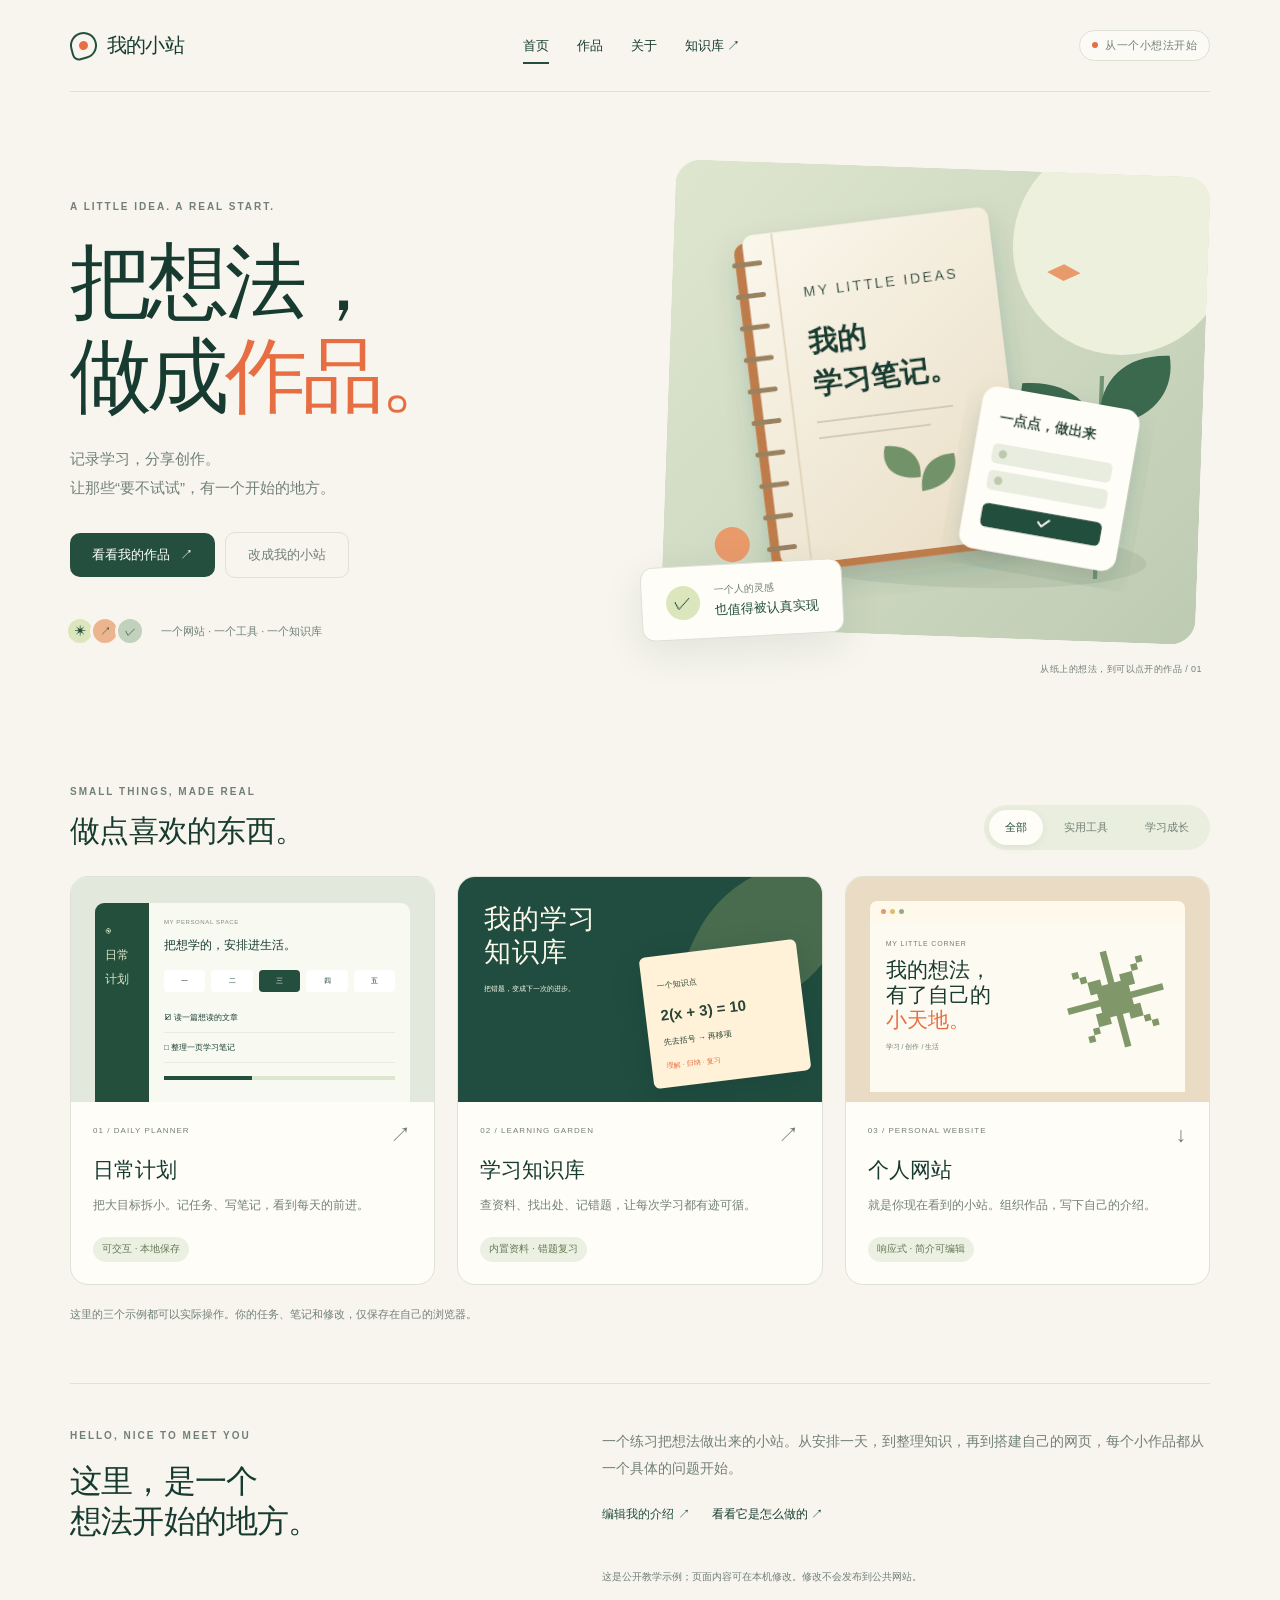
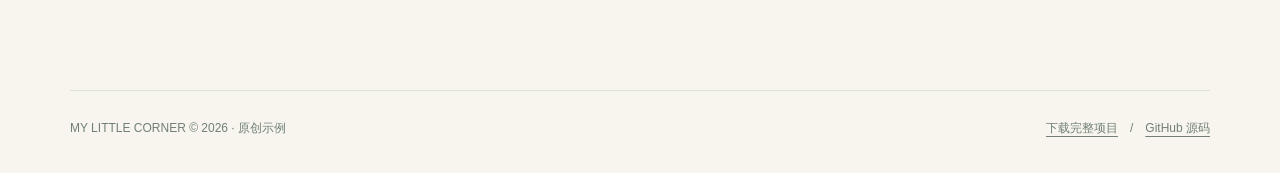
<file: index.html>
<!doctype html>
<html lang="zh-CN">
  <head>
    <meta charset="utf-8" />
    <meta name="viewport" content="width=device-width,initial-scale=1" />
    <meta
      name="description"
      content="三个从想法到作品的原创示例：个人网站、日常计划、学习知识库。无需登录即可体验。"
    />
    <title>我的小站 · 把想法做成作品</title>
    <link rel="icon" href="assets/favicon.svg" type="image/svg+xml" />
    <link rel="stylesheet" href="assets/common.css" />
    <link rel="stylesheet" href="assets/home.css" />
    <script defer src="assets/common.js"></script>
    <script defer src="assets/home.js"></script>
  </head>
  <body>
    <a href="#main" class="skip-link">跳到正文</a>
    <div class="wrap">
      <header class="site-header">
        <a class="wordmark" href="index.html"
          ><span class="mark" aria-hidden="true"></span>我的小站</a
        >
        <nav class="site-nav" aria-label="主导航">
          <a href="index.html" aria-current="page">首页</a
          ><a href="#works">作品</a><a href="#about">关于</a
          ><a href="knowledge/index.html">知识库 ↗</a>
        </nav>
        <span class="pill">从一个小想法开始</span>
      </header>
      <main id="main">
        <section class="hero">
          <div class="hero-copy">
            <div class="eyebrow">A LITTLE IDEA. A REAL START.</div>
            <h1>把想法，<br />做成<span>作品。</span></h1>
            <p id="intro-copy">
              记录学习，分享创作。<br />让那些“要不试试”，有一个开始的地方。
            </p>
            <div class="btn-row">
              <a class="btn" href="#works">看看我的作品 <span>↗</span></a
              ><button class="btn ghost" id="edit-home">改成我的小站</button>
            </div>
            <div class="hero-foot">
              <span class="tiny-faces" aria-hidden="true"
                ><i>✳</i><i>↗</i><i>✓</i></span
              ><span>一个网站 · 一个工具 · 一个知识库</span>
            </div>
          </div>
          <div class="hero-art">
            <img
              src="assets/notebook.svg"
              width="640"
              height="560"
              alt="学习笔记本和已经完成的小任务卡片的原创插画"
            />
            <div class="floating-label">
              <span class="label-check">✓</span>
              <div>一个人的灵感<br /><strong>也值得被认真实现</strong></div>
            </div>
            <span class="art-caption">从纸上的想法，到可以点开的作品 / 01</span>
          </div>
        </section>
        <section id="works" class="works-section">
          <div class="section-title">
            <div>
              <div class="eyebrow">SMALL THINGS, MADE REAL</div>
              <h2>做点喜欢的东西。</h2>
            </div>
            <div class="filter-row" role="group" aria-label="筛选作品">
              <button
                class="filter active"
                data-filter="all"
                aria-pressed="true"
              >
                全部</button
              ><button class="filter" data-filter="tool" aria-pressed="false">
                实用工具</button
              ><button
                class="filter"
                data-filter="learning"
                aria-pressed="false"
              >
                学习成长
              </button>
            </div>
          </div>
          <div class="work-grid">
            <a class="work-card" href="planner/index.html" data-category="tool"
              ><div class="work-visual planner-visual" aria-hidden="true">
                <div class="mini-sidebar">◉<br />日常<br />计划</div>
                <div class="mini-main">
                  <small>MY PERSONAL SPACE</small><b>把想学的，安排进生活。</b>
                  <div class="mini-week">
                    <i>一</i><i>二</i><i class="chosen">三</i><i>四</i><i>五</i>
                  </div>
                  <div class="mini-task">☑ 读一篇想读的文章</div>
                  <div class="mini-task">□ 整理一页学习笔记</div>
                  <div class="mini-bar"><span></span></div>
                </div>
              </div>
              <div class="work-body">
                <div class="work-meta">
                  <span>01 / DAILY PLANNER</span><span>↗</span>
                </div>
                <h3>日常计划</h3>
                <p>把大目标拆小。记任务、写笔记，看到每天的前进。</p>
                <span class="tag">可交互 · 本地保存</span>
              </div></a
            ><a
              class="work-card"
              href="knowledge/index.html"
              data-category="learning"
              ><div class="work-visual knowledge-visual" aria-hidden="true">
                <div class="kb-word">
                  我的学习<br />知识库<span>把错题，变成下一次的进步。</span>
                </div>
                <div class="kb-note">
                  <small>一个知识点</small><b>2(x + 3) = 10</b>
                  <div>先去括号 → 再移项</div>
                  <span>理解 · 归纳 · 复习</span>
                </div>
                <div class="leaf-shape"></div>
              </div>
              <div class="work-body">
                <div class="work-meta">
                  <span>02 / LEARNING GARDEN</span><span>↗</span>
                </div>
                <h3>学习知识库</h3>
                <p>查资料、找出处、记错题，让每次学习都有迹可循。</p>
                <span class="tag">内置资料 · 错题复习</span>
              </div></a
            ><a class="work-card" href="#about" data-category="tool"
              ><div class="work-visual home-visual" aria-hidden="true">
                <div class="browser-line"><i></i><i></i><i></i></div>
                <div class="mini-home">
                  <small>MY LITTLE CORNER</small
                  ><b>我的想法，<br />有了自己的<br /><em>小天地。</em></b
                  ><span>学习 / 创作 / 生活</span>
                </div>
                <div class="home-leaf">✳</div>
              </div>
              <div class="work-body">
                <div class="work-meta">
                  <span>03 / PERSONAL WEBSITE</span><span>↓</span>
                </div>
                <h3>个人网站</h3>
                <p>就是你现在看到的小站。组织作品，写下自己的介绍。</p>
                <span class="tag">响应式 · 简介可编辑</span>
              </div></a
            >
          </div>
          <p class="work-note">
            这里的三个示例都可以实际操作。你的任务、笔记和修改，仅保存在自己的浏览器。
          </p>
        </section>
        <section id="about" class="about-block">
          <div>
            <div class="eyebrow">HELLO, NICE TO MEET YOU</div>
            <h2>这里，是一个<br />想法开始的地方。</h2>
          </div>
          <div>
            <p id="about-copy">
              一个练习把想法做出来的小站。从安排一天，到整理知识，再到搭建自己的网页，每个小作品都从一个具体的问题开始。
            </p>
            <div class="about-links">
              <button id="edit-about" class="text-link">编辑我的介绍 ↗</button
              ><a
                href="https://github.com/StudiousXiaoYu/ai-everyday-lab"
                target="_blank"
                rel="noopener noreferrer"
                >看看它是怎么做的 ↗</a
              >
            </div>
            <p class="local-note">
              这是公开教学示例；页面内容可在本机修改。修改不会发布到公共网站。
            </p>
          </div>
        </section>
      </main>
      <footer class="site-footer">
        <span>MY LITTLE CORNER © <span id="year"></span> · 原创示例</span
        ><span
          ><a
            href="https://github.com/StudiousXiaoYu/ai-everyday-lab/archive/refs/heads/main.zip"
            >下载完整项目</a
          >　/　<a href="https://github.com/StudiousXiaoYu/ai-everyday-lab"
            >GitHub 源码</a
          ></span
        >
      </footer>
    </div>
    <dialog id="profile-dialog">
      <form id="profile-form">
        <div class="dialog-top">
          <h2>把这里，变成你的小站。</h2>
          <button
            type="button"
            class="icon-button"
            data-close="profile-dialog"
            aria-label="关闭"
          >
            ×
          </button>
        </div>
        <p>修改保存在当前浏览器。下载源码后，你也可以直接编辑 HTML。</p>
        <label class="field" for="intro-input">首页简介</label
        ><textarea
          class="input"
          id="intro-input"
          maxlength="180"
          required
        ></textarea
        ><label class="field" for="about-input">关于我的介绍</label
        ><textarea
          class="input"
          id="about-input"
          maxlength="500"
          required
        ></textarea>
        <div class="form-actions">
          <button class="btn ghost" type="button" id="reset-profile">
            恢复示例</button
          ><button class="btn" type="submit">保存到本机</button>
        </div>
      </form>
    </dialog>
  </body>
</html>
</file>
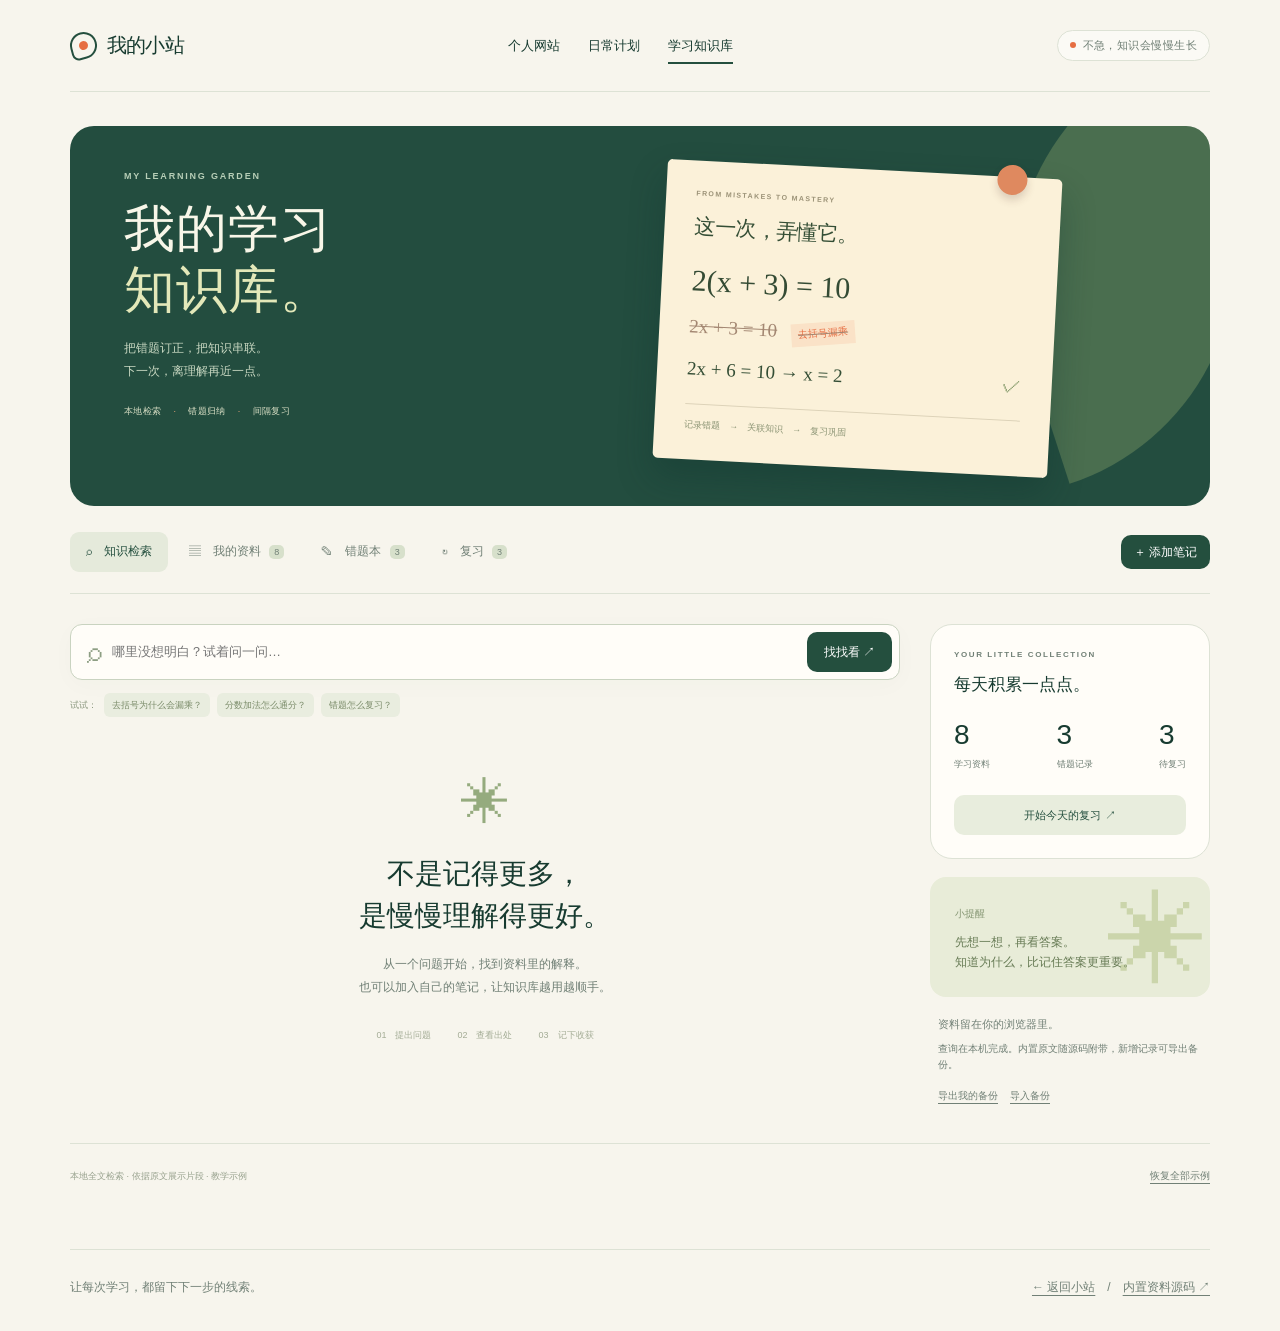
<file: knowledge/index.html>
<!doctype html>
<html lang="zh-CN">
  <head>
    <meta charset="utf-8" />
    <meta name="viewport" content="width=device-width,initial-scale=1" />
    <meta
      name="description"
      content="可离线使用的学习知识库：检索本地资料、记录错题、间隔复习，内置原创 Markdown 学习资料。"
    />
    <title>学习知识库 · 让知识慢慢生长</title>
    <link rel="icon" href="../assets/favicon.svg" type="image/svg+xml" />
    <link rel="stylesheet" href="../assets/common.css" />
    <link rel="stylesheet" href="knowledge.css" />
    <script defer src="../assets/common.js"></script>
    <script defer src="kb-data.js"></script>
    <script defer src="search.js"></script>
    <script defer src="knowledge.js"></script>
  </head>
  <body>
    <a href="#main" class="skip-link">跳到知识库</a>
    <div class="wrap">
      <header class="site-header">
        <a class="wordmark" href="../index.html"
          ><span class="mark" aria-hidden="true"></span>我的小站</a
        >
        <nav class="site-nav" aria-label="示例应用">
          <a href="../index.html">个人网站</a
          ><a href="../planner/index.html">日常计划</a
          ><a href="index.html" aria-current="page">学习知识库</a>
        </nav>
        <span class="pill">不急，知识会慢慢生长</span>
      </header>
      <main id="main">
        <section class="kb-hero">
          <div class="kb-hero-copy">
            <div class="eyebrow">MY LEARNING GARDEN</div>
            <h1>我的学习<br /><span>知识库。</span></h1>
            <p>把错题订正，把知识串联。<br />下一次，离理解再近一点。</p>
            <div class="kb-hero-tags">
              <span>本地检索</span><i>·</i><span>错题归纳</span><i>·</i
              ><span>间隔复习</span>
            </div>
          </div>
          <div class="hero-equation" aria-label="方程错题示例">
            <div class="note-pin" aria-hidden="true"></div>
            <div class="eyebrow">FROM MISTAKES TO MASTERY</div>
            <h2>这一次，弄懂它。</h2>
            <div class="equation">2(x + 3) = 10</div>
            <div class="equation-wrong">
              2x + 3 = 10 <span>去括号漏乘</span>
            </div>
            <div class="equation-right">2x + 6 = 10 → x = 2 <b>✓</b></div>
            <div class="equation-caption">
              记录错题　→　关联知识　→　复习巩固
            </div>
          </div>
          <div class="hero-leaf" aria-hidden="true"></div>
        </section>
        <div class="kb-toolbar">
          <nav class="kb-tabs" aria-label="知识库功能">
            <button data-view="search" aria-current="page">⌕　知识检索</button
            ><button data-view="library">
              ▤　我的资料 <span id="doc-count"></span></button
            ><button data-view="mistakes">
              ✎　错题本 <span id="mistake-count"></span></button
            ><button data-view="review">
              ↻　复习 <span id="review-count"></span>
            </button>
          </nav>
          <button class="btn small" id="new-note">＋ 添加笔记</button>
        </div>
        <section id="view-search" class="view">
          <div class="search-layout">
            <div>
              <form id="search-form" class="search-form">
                <label class="sr-only" for="query">搜索知识库</label
                ><span aria-hidden="true">⌕</span
                ><input
                  id="query"
                  maxlength="200"
                  autocomplete="off"
                  placeholder="哪里没想明白？试着问一问…"
                  required
                /><button class="btn" type="submit">找找看 ↗</button>
              </form>
              <div class="suggestions">
                <span>试试：</span
                ><button data-query="去括号为什么要乘每一项">
                  去括号为什么会漏乘？</button
                ><button data-query="分数加法通分">分数加法怎么通分？</button
                ><button data-query="错题怎么安排复习">错题怎么复习？</button>
              </div>
              <div id="results" aria-live="polite">
                <div class="welcome">
                  <div class="welcome-symbol" aria-hidden="true">✳</div>
                  <h2>不是记得更多，<br />是慢慢理解得更好。</h2>
                  <p>
                    从一个问题开始，找到资料里的解释。<br />也可以加入自己的笔记，让知识库越用越顺手。
                  </p>
                  <div class="welcome-steps">
                    <span>01　提出问题</span><span>02　查看出处</span
                    ><span>03　记下收获</span>
                  </div>
                </div>
              </div>
            </div>
            <aside class="learning-aside">
              <div class="panel">
                <div class="eyebrow">YOUR LITTLE COLLECTION</div>
                <h3>每天积累一点点。</h3>
                <div class="kb-stats">
                  <div><b id="stat-docs">8</b><span>学习资料</span></div>
                  <div><b id="stat-wrongs">3</b><span>错题记录</span></div>
                  <div><b id="stat-due">3</b><span>待复习</span></div>
                </div>
                <button class="btn secondary" id="start-review">
                  开始今天的复习 ↗
                </button>
              </div>
              <div class="aside-note">
                <span>小提醒</span>
                <p>先想一想，再看答案。<br />知道为什么，比记住答案更重要。</p>
                <div class="aside-leaf" aria-hidden="true">✳</div>
              </div>
              <div class="data-info">
                <strong>资料留在你的浏览器里。</strong>
                <p>查询在本机完成。内置原文随源码附带，新增记录可导出备份。</p>
                <button class="text-button" id="export-kb">导出我的备份</button
                ><label
                  class="text-button"
                  tabindex="0"
                  role="button"
                  id="import-backup-label"
                  for="import-kb"
                  >导入备份</label
                ><input
                  type="file"
                  id="import-kb"
                  accept=".json,application/json"
                  hidden
                />
              </div>
            </aside>
          </div>
        </section>
        <section id="view-library" class="view" hidden>
          <div class="section-title">
            <div>
              <div class="eyebrow">BUILD YOUR OWN KNOWLEDGE</div>
              <h2>知识有了自己的位置。</h2>
            </div>
            <div class="btn-row">
              <select
                class="input category-filter"
                id="category-filter"
                aria-label="资料分类"
              >
                <option value="all">全部分类</option></select
              ><label
                class="btn ghost small"
                for="import-files"
                tabindex="0"
                role="button"
                id="import-files-label"
                >导入 Markdown / TXT</label
              ><input
                type="file"
                id="import-files"
                accept=".md,.txt,text/plain,text/markdown"
                multiple
                hidden
              />
            </div>
          </div>
          <div id="document-list" class="document-grid"></div>
        </section>
        <section id="view-mistakes" class="view" hidden>
          <div class="section-title">
            <div>
              <div class="eyebrow">A MISTAKE IS A CLUE</div>
              <h2>错过一次，就多懂一点。</h2>
            </div>
            <button class="btn" id="add-mistake">＋ 记录错题</button>
          </div>
          <div id="mistake-list" class="mistake-grid"></div>
        </section>
        <section id="view-review" class="view" hidden>
          <div class="section-title">
            <div>
              <div class="eyebrow">LITTLE BY LITTLE</div>
              <h2>给记忆，一次回响。</h2>
            </div>
            <span class="muted review-note">先独立回答，再翻看解答。</span>
          </div>
          <div id="review-card"></div>
          <p class="review-method">
            示例采用 1 / 3 / 7 / 14 天复习间隔，答错后回到 1
            天。可按实际学习情况调整。
          </p>
        </section>
        <div class="kb-bottom">
          <span>本地全文检索 · 依据原文展示片段 · 教学示例</span
          ><button id="reset-kb" class="text-button">恢复全部示例</button>
        </div>
      </main>
      <footer class="site-footer">
        <span>让每次学习，都留下下一步的线索。</span
        ><span
          ><a href="../index.html">← 返回小站</a>　/　<a
            href="https://github.com/StudiousXiaoYu/ai-everyday-lab/tree/main/knowledge/materials"
            >内置资料源码 ↗</a
          ></span
        >
      </footer>
    </div>
    <dialog id="reader-dialog">
      <div class="dialog-top">
        <div>
          <div class="eyebrow" id="reader-category"></div>
          <h2 id="reader-title"></h2>
        </div>
        <button
          class="icon-button"
          type="button"
          data-close="reader-dialog"
          aria-label="关闭资料"
        >
          ×
        </button>
      </div>
      <div id="reader-content" class="reader-content"></div>
      <div class="form-actions" id="reader-actions"></div>
    </dialog>
    <dialog id="note-dialog">
      <form id="note-form">
        <div class="dialog-top">
          <h2 id="note-dialog-title">收好一份新知识。</h2>
          <button
            class="icon-button"
            type="button"
            data-close="note-dialog"
            aria-label="关闭笔记编辑"
          >
            ×
          </button>
        </div>
        <label class="field" for="note-title">标题</label
        ><input class="input" id="note-title" maxlength="100" required /><label
          class="field"
          for="note-category"
          >分类</label
        ><input
          class="input"
          id="note-category"
          maxlength="30"
          value="我的笔记"
          required
        /><label class="field" for="note-tags">标签，用逗号分开</label
        ><input
          class="input"
          id="note-tags"
          maxlength="150"
          placeholder="例如：数学，方程，去括号"
        /><label class="field" for="note-content"
          >内容（支持 Markdown 标题与段落）</label
        ><textarea
          class="input"
          id="note-content"
          maxlength="100000"
          rows="9"
          required
          placeholder="## 我弄懂了什么&#10;用自己的话，写下来…"
        ></textarea>
        <div class="form-actions">
          <button class="btn" type="submit">保存笔记</button>
        </div>
      </form>
    </dialog>
    <dialog id="mistake-dialog">
      <form id="mistake-form">
        <div class="dialog-top">
          <h2 id="mistake-dialog-title">把错题，变成线索。</h2>
          <button
            class="icon-button"
            type="button"
            data-close="mistake-dialog"
            aria-label="关闭错题编辑"
          >
            ×
          </button>
        </div>
        <label class="field" for="wrong-question">题目</label
        ><input
          class="input"
          id="wrong-question"
          maxlength="300"
          required
        /><label class="field" for="wrong-answer">我的错误答案</label
        ><input
          class="input"
          id="wrong-answer"
          maxlength="500"
          required
        /><label class="field" for="right-answer">正确解法</label
        ><textarea
          class="input"
          id="right-answer"
          maxlength="3000"
          required
        ></textarea
        ><label class="field" for="wrong-reason">为什么错了</label
        ><textarea
          class="input"
          id="wrong-reason"
          maxlength="2000"
          required
        ></textarea
        ><label class="field" for="wrong-topic">关联知识</label
        ><select class="input" id="wrong-topic"></select>
        <div class="form-actions">
          <button class="btn" type="submit">保存并安排复习</button>
        </div>
      </form>
    </dialog>
  </body>
</html>
</file>
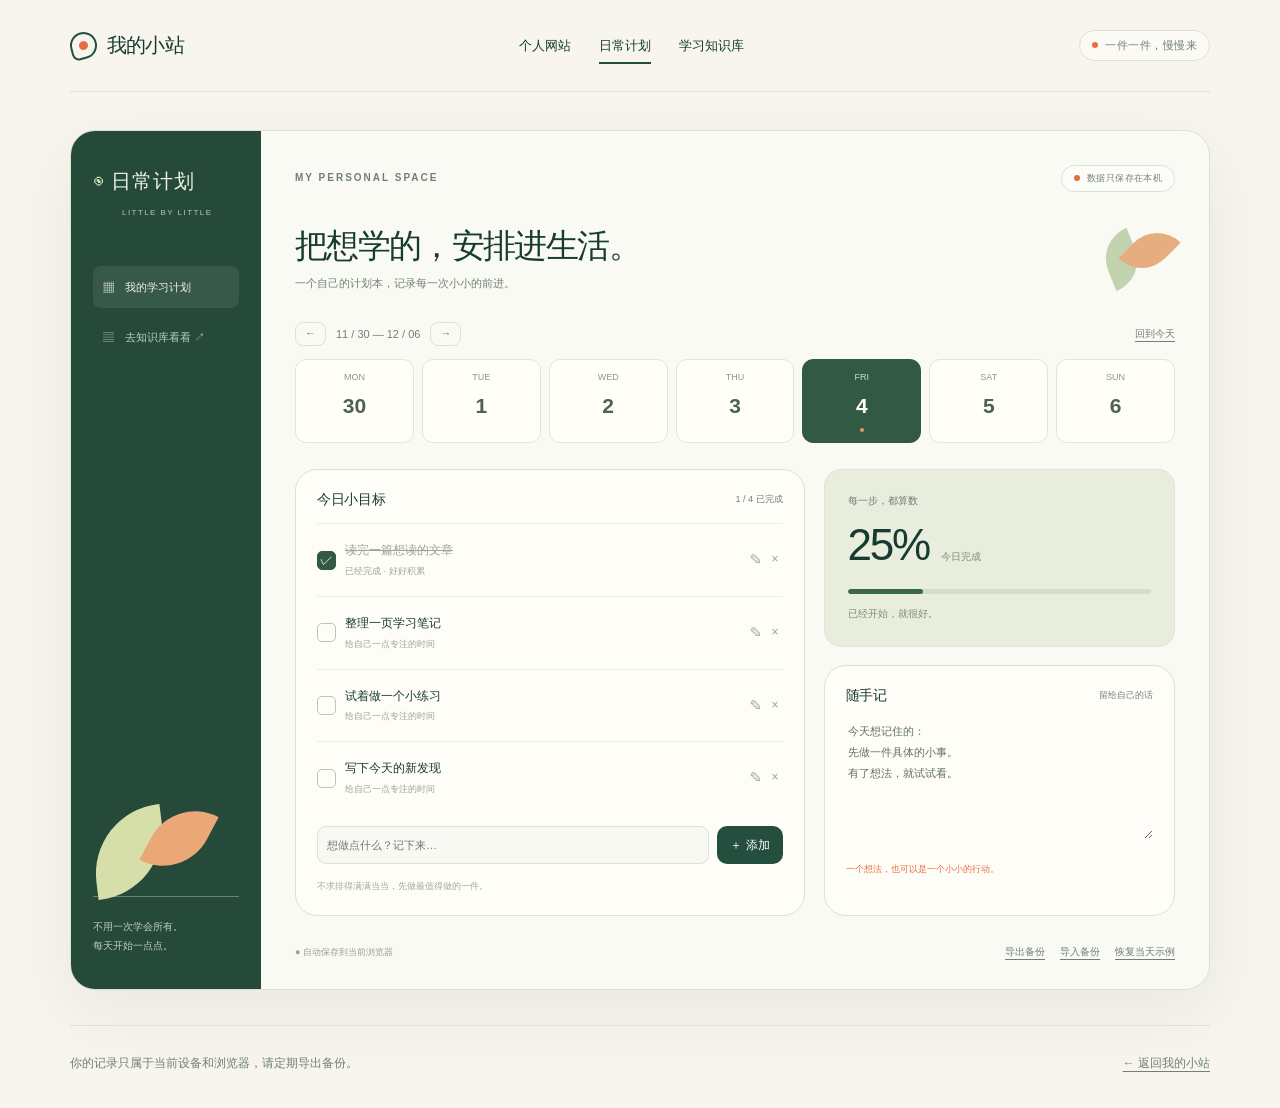
<file: planner/index.html>
<!doctype html>
<html lang="zh-CN">
  <head>
    <meta charset="utf-8" />
    <meta name="viewport" content="width=device-width,initial-scale=1" />
    <title>日常计划 · 把想学的安排进生活</title>
    <link rel="icon" href="../assets/favicon.svg" type="image/svg+xml" />
    <link rel="stylesheet" href="../assets/common.css" />
    <link rel="stylesheet" href="planner.css" />
    <script defer src="../assets/common.js"></script>
    <script defer src="planner.js"></script>
  </head>
  <body>
    <a class="skip-link" href="#main">跳到计划</a>
    <div class="wrap">
      <header class="site-header">
        <a class="wordmark" href="../index.html"
          ><span class="mark" aria-hidden="true"></span>我的小站</a
        >
        <nav class="site-nav" aria-label="示例应用">
          <a href="../index.html">个人网站</a
          ><a href="index.html" aria-current="page">日常计划</a
          ><a href="../knowledge/index.html">学习知识库</a>
        </nav>
        <span class="pill">一件一件，慢慢来</span>
      </header>
    </div>
    <div class="planner-shell">
      <aside class="planner-side">
        <a class="planner-brand" href="index.html"><span>◉</span> 日常计划</a>
        <div class="side-en">LITTLE BY LITTLE</div>
        <div class="side-current">▦　我的学习计划</div>
        <a class="side-link" href="../knowledge/index.html"
          >▤　去知识库看看 ↗</a
        >
        <div class="side-bottom">
          <div class="side-leaves" aria-hidden="true"><i></i><i></i></div>
          <p>不用一次学会所有。<br />每天开始一点点。</p>
        </div>
      </aside>
      <main id="main" class="planner-main">
        <div class="planner-top">
          <div class="eyebrow">MY PERSONAL SPACE</div>
          <span class="pill">数据只保存在本机</span>
        </div>
        <div class="planner-intro">
          <div>
            <h1>把想学的，<br class="mobile-br" />安排进生活。</h1>
            <p>一个自己的计划本，记录每一次小小的前进。</p>
          </div>
          <div class="plant" aria-hidden="true"><i></i><i></i></div>
        </div>
        <div class="week-toolbar">
          <button class="icon-button" id="prev-week" aria-label="上一周">
            ←</button
          ><span id="week-label"></span
          ><button class="icon-button" id="next-week" aria-label="下一周">
            →</button
          ><button class="text-button" id="today-button">回到今天</button>
        </div>
        <div class="week" id="week" aria-label="选择日期"></div>
        <div class="plan-columns">
          <section class="panel task-panel">
            <div class="panel-heading">
              <h2>今日小目标</h2>
              <span id="done-count"></span>
            </div>
            <div id="tasks"></div>
            <form id="add-form" class="add-form">
              <label class="sr-only" for="new-task">新任务</label
              ><input
                class="input"
                id="new-task"
                maxlength="100"
                placeholder="想做点什么？记下来…"
                required
              /><button class="btn small" type="submit">＋ 添加</button>
            </form>
            <div class="task-tip">不求排得满满当当，先做最值得做的一件。</div>
          </section>
          <div class="planner-right">
            <section class="progress-panel">
              <div class="eyebrow">每一步，都算数</div>
              <div class="progress-value">
                <span id="percent">0%</span><small>今日完成</small>
              </div>
              <div
                class="progress-track"
                role="progressbar"
                aria-label="所选日期任务完成度"
                aria-valuemin="0"
                aria-valuemax="100"
                aria-valuenow="0"
              >
                <span id="progress-fill"></span>
              </div>
              <p id="encouragement"></p>
            </section>
            <section class="panel notes-panel">
              <div class="panel-heading">
                <h2>随手记</h2>
                <span>留给自己的话</span>
              </div>
              <label class="sr-only" for="notes">当天笔记</label
              ><textarea
                id="notes"
                placeholder="今天的新发现，或者留给明天的一个小提醒…"
                maxlength="20000"
              ></textarea>
              <p>一个想法，也可以是一个小小的行动。</p>
            </section>
          </div>
        </div>
        <div class="planner-bottom">
          <span id="save-status">● 自动保存到当前浏览器</span>
          <div class="btn-row">
            <button class="text-button" id="export-data">导出备份</button
            ><label
              class="text-button import-label"
              for="import-data"
              tabindex="0"
              role="button"
              >导入备份</label
            ><input
              type="file"
              id="import-data"
              accept=".json,application/json"
              hidden
            /><button class="text-button" id="reset-day">恢复当天示例</button>
          </div>
        </div>
      </main>
    </div>
    <div class="wrap">
      <footer class="site-footer">
        <span>你的记录只属于当前设备和浏览器，请定期导出备份。</span
        ><a href="../index.html">← 返回我的小站</a>
      </footer>
    </div>
    <dialog id="edit-task-dialog">
      <form id="edit-task-form">
        <div class="dialog-top">
          <h2>调整一下小目标</h2>
          <button
            class="icon-button"
            type="button"
            id="close-edit"
            aria-label="关闭"
          >
            ×
          </button>
        </div>
        <label class="field" for="edit-task-input">任务内容</label
        ><input class="input" id="edit-task-input" maxlength="100" required />
        <div class="form-actions">
          <button class="btn" type="submit">保存修改</button>
        </div>
      </form>
    </dialog>
  </body>
</html>
</file>
<file: assets/common.css>
@charset "UTF-8";
:root {
  --paper: #f7f5ed;
  --white: #fffdf8;
  --ink: #173b30;
  --muted: #718076;
  --green: #244f3e;
  --lime: #dce6bc;
  --orange: #e66e42;
  --line: #dde2d5;
  --radius: 22px;
  --shadow: 0 24px 70px #243f3010;
  font-family: Inter, "Segoe UI", "Microsoft YaHei", sans-serif;
  color: var(--ink);
  background: var(--paper);
  font-synthesis: none;
}
* {
  box-sizing: border-box;
}
body {
  margin: 0;
  line-height: 1.65;
}
button,
input,
select,
textarea {
  font: inherit;
}
button,
a,
input,
textarea,
select {
  -webkit-tap-highlight-color: transparent;
}
button {
  cursor: pointer;
}
a {
  color: inherit;
  text-decoration: none;
}
button:disabled {
  cursor: default;
  opacity: 0.6;
}
button,
input,
textarea,
select {
  max-width: 100%;
}
button:focus-visible,
a:focus-visible,
input:focus-visible,
textarea:focus-visible,
select:focus-visible {
  outline: 3px solid var(--orange);
  outline-offset: 4px;
}
h1,
h2,
h3,
p {
  margin: 0;
}
h1,
h2,
h3 {
  line-height: 1.25;
}
h1 {
  letter-spacing: -0.055em;
}
h2 {
  letter-spacing: -0.025em;
}
button {
  border: 0;
}
.wrap {
  max-width: 1220px;
  padding: 0 40px;
  margin: auto;
}
.site-header {
  height: 92px;
  display: flex;
  align-items: center;
  justify-content: space-between;
  gap: 24px;
  border-bottom: 1px solid var(--line);
}
.wordmark {
  display: flex;
  align-items: center;
  gap: 10px;
  font-size: 20px;
  font-weight: 750;
  letter-spacing: -0.04em;
  white-space: nowrap;
}
.mark {
  width: 27px;
  height: 27px;
  border: 2px solid var(--green);
  border-radius: 50% 50% 50% 7px;
  display: inline-grid;
  place-items: center;
  transform: rotate(-15deg);
}
.mark:after {
  content: "";
  background: var(--orange);
  width: 9px;
  height: 9px;
  border-radius: 50%;
}
.site-nav {
  display: flex;
  align-items: center;
  gap: 28px;
  font-size: 13px;
}
.site-nav a {
  padding: 8px 0;
  position: relative;
}
.site-nav a[aria-current="page"]:after {
  content: "";
  height: 2px;
  background: var(--green);
  position: absolute;
  bottom: 0;
  left: 0;
  right: 0;
}
.pill {
  display: inline-flex;
  gap: 7px;
  align-items: center;
  border: 1px solid var(--line);
  border-radius: 30px;
  padding: 5px 12px;
  font-size: 11px;
  letter-spacing: 0.04em;
  color: var(--muted);
  background: #ffffff70;
}
.pill:before {
  content: "";
  width: 6px;
  height: 6px;
  background: var(--orange);
  border-radius: 50%;
}
.eyebrow {
  font-size: 10px;
  letter-spacing: 0.2em;
  text-transform: uppercase;
  color: var(--muted);
  font-weight: 650;
}
.muted {
  color: var(--muted);
}
.btn {
  padding: 12px 22px;
  border-radius: 10px;
  background: var(--green);
  color: white;
  font-size: 13px;
  font-weight: 600;
  display: inline-flex;
  gap: 10px;
  align-items: center;
  justify-content: center;
  line-height: 1.5;
  transition:
    transform 0.18s,
    background 0.18s;
}
.btn:hover {
  background: #173a2e;
  transform: translateY(-2px);
}
.btn.secondary {
  color: var(--green);
  background: #e8eddd;
}
.btn.ghost {
  color: var(--muted);
  background: transparent;
  border: 1px solid var(--line);
}
.btn.small {
  padding: 8px 13px;
  font-size: 12px;
}
.btn.danger {
  background: #fae9df;
  color: #a64d2d;
}
.btn-row {
  display: flex;
  flex-wrap: wrap;
  gap: 10px;
  align-items: center;
}
.panel {
  border: 1px solid var(--line);
  background: var(--white);
  border-radius: var(--radius);
  padding: 26px;
}
.section-title {
  display: flex;
  align-items: end;
  justify-content: space-between;
  gap: 20px;
  margin-bottom: 26px;
}
.section-title h2 {
  font-size: 30px;
}
.site-footer {
  border-top: 1px solid var(--line);
  padding: 28px 0 34px;
  margin-top: 60px;
  font-size: 12px;
  color: var(--muted);
  display: flex;
  gap: 18px;
  justify-content: space-between;
  flex-wrap: wrap;
}
.site-footer a {
  text-decoration: underline;
  text-underline-offset: 4px;
}
label.field {
  display: block;
  font-size: 12px;
  font-weight: 600;
  margin: 18px 0 5px;
}
.input {
  width: 100%;
  background: #f8f9f3;
  border: 1px solid var(--line);
  padding: 11px 13px;
  border-radius: 9px;
  color: var(--ink);
  font-size: 13px;
}
textarea.input {
  resize: vertical;
  min-height: 110px;
}
.form-actions {
  margin-top: 24px;
  display: flex;
  justify-content: flex-end;
  gap: 9px;
  flex-wrap: wrap;
}
dialog {
  border: 1px solid var(--line);
  border-radius: 22px;
  padding: 30px;
  background: var(--white);
  color: var(--ink);
  width: 540px;
  max-width: calc(100vw - 32px);
  max-height: 90vh;
  box-shadow: 0 30px 120px #0d251c40;
}
dialog::backdrop {
  background: #173b3060;
  backdrop-filter: blur(5px);
}
dialog h2 {
  font-size: 24px;
  margin-bottom: 8px;
}
dialog p {
  font-size: 13px;
  color: var(--muted);
}
.dialog-top {
  display: flex;
  justify-content: space-between;
  gap: 20px;
}
.icon-button {
  background: transparent;
  border: 1px solid var(--line);
  border-radius: 8px;
  padding: 5px 10px;
  color: var(--muted);
  line-height: 1.4;
}
.icon-button:hover {
  background: #ecf0e3;
  color: var(--green);
}
.toast {
  position: fixed;
  bottom: 28px;
  left: 50%;
  transform: translateX(-50%);
  max-width: calc(100vw - 30px);
  background: var(--green);
  color: white;
  box-shadow: var(--shadow);
  padding: 12px 22px;
  border-radius: 12px;
  font-size: 13px;
  z-index: 100;
  pointer-events: none;
}
.empty {
  padding: 45px 20px;
  text-align: center;
  color: var(--muted);
  font-size: 13px;
}
.skip-link {
  position: absolute;
  top: -80px;
  left: 20px;
  background: var(--green);
  padding: 10px;
  color: white;
  z-index: 200;
}
.skip-link:focus {
  top: 10px;
}
.tag {
  font-size: 10px;
  color: #657854;
  border-radius: 30px;
  padding: 4px 9px;
  background: #ecf0e3;
  display: inline-block;
}
.hidden,
[hidden] {
  display: none !important;
}
.sr-only {
  position: absolute;
  width: 1px;
  height: 1px;
  padding: 0;
  margin: -1px;
  overflow: hidden;
  clip: rect(0, 0, 0, 0);
  border: 0;
}
.notice {
  font-size: 12px;
  color: var(--muted);
  padding: 13px 16px;
  background: #edf0e6;
  border-radius: 10px;
}
body:has(dialog[open]) {
  overflow: hidden;
}
@media (max-width: 700px) {
  .wrap {
    padding: 0 20px;
  }
  .site-header {
    height: auto;
    min-height: 80px;
    flex-wrap: wrap;
    gap: 9px;
    padding: 18px 0;
  }
  .site-nav {
    gap: 20px;
    font-size: 12px;
  }
  .site-header > .pill {
    display: none;
  }
  .section-title {
    align-items: start;
    flex-direction: column;
  }
  .section-title h2 {
    font-size: 27px;
  }
  .panel {
    padding: 21px;
  }
  .site-footer {
    margin-top: 40px;
  }
  dialog {
    padding: 23px;
  }
  .btn {
    padding: 11px 17px;
  }
}
@media (prefers-reduced-motion: reduce) {
  *,
  *:before,
  *:after {
    scroll-behavior: auto !important;
    transition: none !important;
    animation: none !important;
  }
}
</file>
<file: assets/home.css>
.hero {
  display: grid;
  grid-template-columns: 1fr 1fr;
  gap: 55px;
  align-items: center;
  padding: 76px 0 83px;
}
.hero h1 {
  font-size: clamp(55px, 6.4vw, 84px);
  font-weight: 800;
  margin: 20px 0 23px;
  line-height: 1.14;
}
.hero h1 span {
  color: var(--orange);
}
.hero-copy > p {
  font-size: 15px;
  color: var(--muted);
  line-height: 1.9;
  white-space: pre-line;
  max-width: 420px;
}
.hero-copy > .btn-row {
  margin-top: 30px;
}
.hero-foot {
  display: flex;
  align-items: center;
  gap: 16px;
  margin-top: 38px;
  color: var(--muted);
  font-size: 11px;
}
.tiny-faces {
  display: flex;
}
.tiny-faces i {
  width: 30px;
  height: 30px;
  background: #dce6bc;
  border: 3px solid var(--paper);
  margin-left: -5px;
  border-radius: 50%;
  display: grid;
  place-items: center;
  font-style: normal;
  color: var(--green);
}
.tiny-faces i:nth-child(2) {
  background: #edb58e;
}
.tiny-faces i:nth-child(3) {
  background: #c2d1bc;
}
.hero-art {
  position: relative;
  min-width: 0;
  width: 100%;
  padding: 0 8px 0 0;
}
.hero-art > img {
  width: 100%;
  height: auto;
  display: block;
  border-radius: 24px;
  transform: rotate(2deg);
}
.floating-label {
  position: absolute;
  bottom: 40px;
  left: -27px;
  display: flex;
  align-items: center;
  gap: 14px;
  padding: 17px 24px;
  background: var(--white);
  border: 1px solid var(--line);
  box-shadow: 0 12px 40px #173b3018;
  border-radius: 13px;
  transform: rotate(-3deg);
  font-size: 10px;
  color: var(--muted);
}
.floating-label strong {
  font-size: 13px;
  color: var(--green);
}
.label-check {
  background: var(--lime);
  width: 34px;
  height: 34px;
  display: grid;
  place-items: center;
  border-radius: 50%;
  color: var(--green);
  font-size: 18px;
}
.art-caption {
  display: block;
  color: var(--muted);
  font-size: 9px;
  text-align: right;
  margin-top: 26px;
  letter-spacing: 0.05em;
}
.works-section {
  padding: 24px 0 60px;
  scroll-margin-top: 35px;
}
.section-title .eyebrow {
  margin-bottom: 12px;
}
.filter-row {
  display: flex;
  gap: 5px;
  padding: 5px;
  background: #eaeedf;
  border-radius: 30px;
}
.filter {
  font-size: 11px;
  background: transparent;
  color: var(--muted);
  border-radius: 30px;
  padding: 8px 16px;
}
.filter.active {
  background: var(--white);
  color: var(--green);
  box-shadow: 0 2px 8px #173b3010;
}
.work-grid {
  display: grid;
  grid-template-columns: repeat(3, 1fr);
  gap: 22px;
}
.work-card {
  border: 1px solid var(--line);
  border-radius: 18px;
  overflow: hidden;
  background: var(--white);
  transition:
    transform 0.2s,
    box-shadow 0.2s;
  display: block;
}
.work-card:hover {
  transform: translateY(-6px);
  box-shadow: var(--shadow);
}
.work-visual {
  height: 225px;
  overflow: hidden;
  position: relative;
}
.planner-visual {
  background: #e2e8db;
  display: flex;
  padding: 26px 24px 0;
}
.mini-sidebar {
  width: 54px;
  background: #254f3d;
  border-radius: 9px 0 0;
  color: #d8e6c6;
  padding: 16px 10px;
  font-size: 12px;
  line-height: 2;
}
.mini-main {
  padding: 15px;
  background: #f8f9f1;
  flex: 1;
  border-radius: 0 9px 0 0;
  min-width: 0;
}
.mini-main > small {
  display: block;
  font-size: 6px;
  color: #7d8c7b;
  letter-spacing: 0.1em;
}
.mini-main > b {
  font-size: 12px;
  display: block;
  margin: 9px 0 14px;
  white-space: nowrap;
}
.mini-week {
  display: flex;
  gap: 6px;
  margin: 7px 0 11px;
}
.mini-week i {
  font-size: 7px;
  font-style: normal;
  flex: 1;
  padding: 5px;
  text-align: center;
  background: white;
  border-radius: 4px;
}
.mini-week .chosen {
  background: var(--green);
  color: white;
}
.mini-task {
  font-size: 8px;
  padding: 8px 0;
  border-bottom: 1px solid #e8ecdf;
}
.mini-bar {
  height: 4px;
  background: #dce6d0;
  margin-top: 13px;
}
.mini-bar > span {
  display: block;
  width: 38%;
  height: 100%;
  background: var(--green);
}
.knowledge-visual {
  background: #214d40;
  padding: 26px 26px 0;
  color: #fcf9eb;
  display: flex;
  gap: 10px;
}
.kb-word {
  font-size: 27px;
  line-height: 1.25;
  letter-spacing: 0.03em;
  z-index: 1;
}
.kb-word > span {
  display: block;
  font-size: 7px;
  letter-spacing: 0;
  margin-top: 12px;
  line-height: 2;
}
.kb-note {
  position: absolute;
  right: 18px;
  bottom: 22px;
  background: #fff2d8;
  color: #294535;
  padding: 15px;
  border-radius: 6px;
  transform: rotate(-7deg);
  box-shadow: 0 8px 30px #0c2c2730;
  z-index: 2;
  width: 158px;
}
.kb-note small {
  font-size: 8px;
}
.kb-note b {
  display: block;
  font-size: 15px;
  margin: 7px 0;
}
.kb-note div {
  font-size: 8px;
}
.kb-note span {
  display: block;
  font-size: 7px;
  color: var(--orange);
  margin-top: 12px;
}
.leaf-shape {
  width: 130px;
  height: 200px;
  border-radius: 140px 0;
  background: #9fae7150;
  transform: rotate(25deg);
  position: absolute;
  right: -10px;
  top: -40px;
}
.home-visual {
  background: #eadcc4;
  padding: 24px;
}
.browser-line {
  display: flex;
  gap: 4px;
  background: #fff9eb;
  border-radius: 7px 7px 0 0;
  padding: 8px 11px;
}
.browser-line i {
  width: 5px;
  height: 5px;
  background: #e9956e;
  border-radius: 50%;
}
.browser-line i:nth-child(2) {
  background: #ddbf68;
}
.browser-line i:nth-child(3) {
  background: #96ae7f;
}
.mini-home {
  background: #fdfaf1;
  padding: 16px;
  min-height: 170px;
}
.mini-home small {
  display: block;
  font-size: 7px;
  letter-spacing: 0.12em;
  color: var(--muted);
}
.mini-home > b {
  font-size: 21px;
  line-height: 1.2;
  display: block;
  margin-top: 8px;
}
.mini-home em {
  font-style: normal;
  color: var(--orange);
}
.mini-home > span {
  font-size: 7px;
  display: block;
  margin-top: 8px;
  color: var(--muted);
}
.home-leaf {
  position: absolute;
  font-size: 105px;
  right: 36px;
  bottom: 10px;
  color: #809769;
  transform: rotate(-15deg);
}
.work-body {
  padding: 22px;
}
.work-meta {
  display: flex;
  justify-content: space-between;
  font-size: 8px;
  letter-spacing: 0.13em;
  color: var(--muted);
  margin-bottom: 12px;
}
.work-meta > span + span {
  font-size: 21px;
  line-height: 1;
}
.work-body h3 {
  font-size: 21px;
}
.work-body p {
  font-size: 12px;
  line-height: 1.8;
  color: var(--muted);
  margin: 12px 0 18px;
}
.work-note {
  font-size: 11px;
  color: var(--muted);
  margin-top: 20px;
}
.about-block {
  display: grid;
  grid-template-columns: 1fr 1.3fr;
  gap: 65px;
  padding: 44px 0;
  border-top: 1px solid var(--line);
  scroll-margin-top: 30px;
}
.about-block h2 {
  font-size: 32px;
  margin-top: 16px;
}
.about-block > div > p {
  font-size: 14px;
  color: var(--muted);
  line-height: 1.9;
  white-space: pre-line;
}
.about-links {
  display: flex;
  flex-wrap: wrap;
  gap: 22px;
  font-size: 12px;
  margin-top: 24px;
}
.text-link {
  background: none;
  padding: 0;
  color: var(--green);
  font-size: 12px;
}
.about-block .local-note {
  font-size: 10px;
  margin-top: 23px;
}
.hero-copy > p,
.about-block > div > p {
  overflow-wrap: anywhere;
}
@media (max-width: 950px) {
  .hero {
    gap: 30px;
  }
  .hero h1 {
    font-size: 60px;
  }
  .floating-label {
    left: -15px;
    padding: 12px 15px;
  }
  .work-grid {
    gap: 13px;
  }
  .work-visual {
    height: 210px;
  }
  .planner-visual {
    padding: 25px 12px 0;
  }
  .work-body {
    padding: 18px;
  }
  .home-leaf {
    font-size: 76px;
    right: 25px;
  }
  .kb-word {
    font-size: 23px;
  }
}
@media (max-width: 700px) {
  .hero {
    grid-template-columns: 1fr;
    padding: 42px 0 30px;
    gap: 40px;
  }
  .hero h1 {
    font-size: 64px;
    margin: 18px 0;
  }
  .hero-copy > p {
    font-size: 14px;
  }
  .hero-art {
    max-width: 460px;
    margin: auto;
    padding: 0 15px 0 18px;
  }
  .floating-label {
    left: 0;
    bottom: 50px;
  }
  .hero-foot {
    margin-top: 25px;
  }
  .work-grid {
    grid-template-columns: 1fr;
  }
  .work-visual {
    height: 245px;
  }
  .planner-visual {
    padding: 28px 40px 0;
  }
  .mini-sidebar {
    width: 70px;
  }
  .mini-main > b {
    font-size: 17px;
  }
  .mini-main > small {
    font-size: 8px;
  }
  .mini-task {
    font-size: 11px;
  }
  .mini-week i {
    font-size: 9px;
  }
  .knowledge-visual {
    padding: 28px 32px;
  }
  .kb-word {
    font-size: 37px;
  }
  .kb-word > span {
    font-size: 10px;
  }
  .kb-note {
    width: 180px;
    right: 30px;
    bottom: 25px;
  }
  .kb-note > b {
    font-size: 19px;
  }
  .kb-note > div {
    font-size: 10px;
  }
  .mini-home > b {
    font-size: 29px;
  }
  .home-leaf {
    font-size: 115px;
    right: 40px;
  }
  .work-body {
    padding: 24px;
  }
  .work-body p {
    font-size: 13px;
  }
  .work-meta {
    font-size: 9px;
  }
  .about-block {
    grid-template-columns: 1fr;
    gap: 25px;
  }
  .about-block h2 {
    font-size: 30px;
  }
  .works-section {
    padding-bottom: 35px;
  }
}
@media (max-width: 380px) {
  .hero h1 {
    font-size: 54px;
  }
  .site-nav {
    gap: 14px;
  }
  .kb-note {
    right: 12px;
    width: 157px;
  }
  .planner-visual {
    padding: 25px 16px 0;
  }
  .mini-main > b {
    font-size: 14px;
  }
}
</file>
<file: knowledge/knowledge.css>
.kb-hero {
  position: relative;
  overflow: hidden;
  display: grid;
  grid-template-columns: 1fr 1fr;
  gap: 40px;
  background: #234d3f;
  color: #f8f6e8;
  border-radius: 24px;
  padding: 43px 54px 38px;
  margin: 34px 0 26px;
}
.kb-hero-copy {
  position: relative;
  z-index: 1;
}
.kb-hero .eyebrow {
  color: #b7ceb7;
  font-size: 9px;
}
.kb-hero h1 {
  font-family: Georgia, "STSong", "SimSun", serif;
  font-size: 51px;
  line-height: 1.2;
  margin: 15px 0 16px;
  font-weight: 500;
  letter-spacing: 0.02em;
}
.kb-hero h1 span {
  color: #e3e8b9;
}
.kb-hero-copy > p {
  font-size: 12px;
  line-height: 1.9;
  color: #cad9c3;
}
.kb-hero-tags {
  display: flex;
  gap: 12px;
  font-size: 9px;
  letter-spacing: 0.04em;
  margin-top: 21px;
  color: #d8dec4;
}
.kb-hero-tags > i {
  font-style: normal;
  color: #e7a478;
}
.hero-equation {
  align-self: center;
  position: relative;
  z-index: 1;
  padding: 27px 30px;
  background: #fbf1d9;
  color: #344e35;
  transform: rotate(3deg);
  border-radius: 5px;
  box-shadow: 0 18px 35px #0d302c50;
  max-width: 395px;
}
.hero-equation .eyebrow {
  color: #9b9277;
  font-size: 7px;
}
.hero-equation h2 {
  font-size: 21px;
  margin-top: 14px;
}
.equation {
  font-family: Georgia, serif;
  font-size: 30px;
  margin-top: 16px;
  color: #344b34;
}
.equation-wrong {
  font-family: Georgia, serif;
  font-size: 19px;
  color: #a38772;
  text-decoration: line-through;
  margin-top: 6px;
  display: flex;
  gap: 14px;
  align-items: center;
}
.equation-wrong > span {
  font-family: "Microsoft YaHei", sans-serif;
  font-size: 10px;
  text-decoration: none;
  display: inline-block;
  color: var(--orange);
  background: #fae2c7;
  padding: 3px 7px;
  transform: rotate(-7deg);
}
.equation-right {
  font-family: Georgia, serif;
  font-size: 19px;
  margin-top: 10px;
  display: flex;
  align-items: center;
  justify-content: space-between;
}
.equation-right > b {
  color: #7c9462;
}
.equation-caption {
  border-top: 1px solid #ddd3b9;
  padding-top: 13px;
  margin-top: 20px;
  font-size: 9px;
  color: #8b9474;
}
.note-pin {
  position: absolute;
  top: -12px;
  right: 35px;
  width: 30px;
  height: 30px;
  border-radius: 50%;
  background: #df895f;
  box-shadow: 0 5px 8px #512d2430;
}
.hero-leaf {
  position: absolute;
  right: -35px;
  top: -50px;
  background: #bfcf8140;
  width: 240px;
  height: 380px;
  border-radius: 280px 0;
  transform: rotate(-18deg);
}
.kb-toolbar {
  display: flex;
  justify-content: space-between;
  gap: 12px;
  align-items: center;
  padding: 0 0 21px;
  border-bottom: 1px solid var(--line);
}
.kb-tabs {
  display: flex;
  gap: 5px;
}
.kb-tabs > button {
  padding: 10px 16px;
  font-size: 12px;
  background: transparent;
  color: var(--muted);
  border-radius: 9px;
  white-space: nowrap;
}
.kb-tabs > button[aria-current="page"] {
  color: var(--green);
  background: #e5eadb;
  font-weight: 600;
}
.kb-tabs span {
  font-size: 9px;
  margin-left: 5px;
  padding: 2px 5px;
  border-radius: 5px;
  background: #d7e0cb;
}
.view {
  padding-top: 30px;
}
.search-layout {
  display: grid;
  grid-template-columns: minmax(0, 1fr) 280px;
  gap: 30px;
}
.search-form {
  display: flex;
  align-items: center;
  background: var(--white);
  border: 1px solid #c9d3c0;
  padding: 7px;
  border-radius: 12px;
  gap: 10px;
  box-shadow: 0 5px 25px #21432f06;
}
.search-form > span {
  font-size: 29px;
  color: #8d9e83;
  padding-left: 9px;
  line-height: 1;
}
.search-form input {
  flex: 1;
  min-width: 0;
  padding: 9px 0;
  border: 0;
  color: var(--ink);
  background: transparent;
  font-size: 13px;
  outline-offset: 0;
}
.search-form .btn {
  padding: 11px 17px;
  white-space: nowrap;
  font-size: 12px;
}
.suggestions {
  display: flex;
  align-items: center;
  flex-wrap: wrap;
  gap: 7px;
  font-size: 9px;
  color: #8e9a82;
  margin: 13px 0 22px;
}
.suggestions button {
  padding: 5px 8px;
  color: #7b8c6a;
  background: #e9eddf;
  border-radius: 6px;
  font-size: 9px;
}
.welcome {
  padding: 33px 15px 47px;
  text-align: center;
}
.welcome-symbol {
  color: #95ab7e;
  font-size: 49px;
  line-height: 1.3;
  margin-bottom: 17px;
}
.welcome h2 {
  font-size: 28px;
  line-height: 1.5;
  font-weight: 500;
  letter-spacing: 0;
}
.welcome p {
  font-size: 12px;
  color: var(--muted);
  margin-top: 16px;
  line-height: 1.9;
}
.welcome-steps {
  margin-top: 29px;
  display: flex;
  gap: 26px;
  justify-content: center;
  color: #a3ac95;
  font-size: 9px;
}
.learning-aside {
  display: flex;
  flex-direction: column;
  gap: 18px;
}
.learning-aside .panel {
  padding: 23px;
}
.learning-aside .eyebrow {
  font-size: 8px;
}
.learning-aside h3 {
  font-size: 17px;
  margin-top: 13px;
}
.kb-stats {
  display: flex;
  justify-content: space-between;
  margin: 23px 0;
}
.kb-stats > div {
  display: flex;
  flex-direction: column;
}
.kb-stats b {
  font-size: 28px;
  line-height: 1.2;
  font-weight: 500;
}
.kb-stats span {
  font-size: 9px;
  color: var(--muted);
  margin-top: 5px;
}
.learning-aside .btn {
  width: 100%;
  font-size: 11px;
}
.aside-note {
  padding: 22px 25px;
  background: #e8ecd8;
  border-radius: 16px;
  position: relative;
  overflow: hidden;
  min-height: 120px;
}
.aside-note > span {
  font-size: 10px;
  color: #849572;
}
.aside-note p {
  font-size: 12px;
  color: #687c56;
  margin-top: 8px;
  position: relative;
  z-index: 1;
}
.aside-leaf {
  position: absolute;
  right: 2px;
  bottom: -28px;
  font-size: 100px;
  color: #cbd5ab;
}
.data-info {
  padding: 0 8px;
  font-size: 10px;
  color: var(--muted);
}
.data-info strong {
  font-size: 11px;
  font-weight: 500;
}
.data-info p {
  margin: 7px 0 10px;
  font-size: 10px;
}
.text-button {
  background: none;
  border: 0;
  padding: 4px 0;
  color: var(--muted);
  font-size: 10px;
  text-decoration: underline;
  text-underline-offset: 4px;
  cursor: pointer;
}
.data-info .text-button + .text-button {
  margin-left: 12px;
}
.result-summary {
  font-size: 12px;
  color: var(--muted);
  margin-bottom: 16px;
}
.result-card {
  background: var(--white);
  border: 1px solid var(--line);
  border-radius: 16px;
  margin-bottom: 14px;
  padding: 22px;
}
.result-card:first-of-type {
  border-color: #a3b68f;
}
.result-head {
  display: flex;
  align-items: start;
  justify-content: space-between;
  gap: 15px;
}
.result-index {
  border-radius: 7px;
  background: var(--lime);
  padding: 3px 8px;
  font-size: 10px;
  color: #577245;
}
.result-card h3 {
  font-size: 16px;
  line-height: 1.6;
  margin: 10px 0;
}
.result-card blockquote {
  font-size: 13px;
  margin: 12px 0 18px;
  padding-left: 14px;
  border-left: 2px solid #d6dfc5;
  line-height: 1.9;
  white-space: pre-line;
  overflow-wrap: anywhere;
  color: #4f6551;
}
.result-source {
  display: flex;
  justify-content: space-between;
  gap: 14px;
  align-items: center;
  font-size: 10px;
  color: var(--muted);
}
.result-source button {
  font-size: 11px;
  color: var(--green);
  background: none;
  text-decoration: underline;
  white-space: nowrap;
}
.document-grid {
  display: grid;
  grid-template-columns: repeat(3, 1fr);
  gap: 18px;
}
.document-card {
  display: flex;
  flex-direction: column;
  align-items: start;
  padding: 24px;
  border-radius: 16px;
  border: 1px solid var(--line);
  background: var(--white);
  min-width: 0;
}
.doc-icon {
  display: grid;
  place-items: center;
  font-size: 22px;
  background: #e6ebd7;
  color: #58744d;
  width: 43px;
  height: 43px;
  border-radius: 12px;
  margin-bottom: 17px;
}
.document-card h3 {
  font-size: 17px;
  line-height: 1.6;
  margin: 10px 0 12px;
  overflow-wrap: anywhere;
}
.document-card p {
  font-size: 11px;
  color: var(--muted);
  margin-bottom: 17px;
}
.doc-bottom {
  display: flex;
  justify-content: space-between;
  width: 100%;
  margin-top: auto;
  align-items: center;
}
.doc-bottom > small {
  font-size: 9px;
  color: #9ca78f;
}
.category-filter {
  width: auto;
  font-size: 12px;
  padding: 8px 12px;
}
.mistake-grid {
  display: grid;
  grid-template-columns: repeat(2, 1fr);
  gap: 20px;
}
.mistake-card {
  padding: 26px;
  border-radius: 18px;
  border: 1px solid var(--line);
  background: var(--white);
}
.mistake-card h3 {
  font-size: 19px;
  line-height: 1.5;
  margin: 12px 0 18px;
  overflow-wrap: anywhere;
}
.mistake-row {
  font-size: 12px;
  display: grid;
  grid-template-columns: 72px 1fr;
  gap: 9px;
  margin: 10px 0;
  color: #66785b;
  white-space: pre-line;
  overflow-wrap: anywhere;
}
.mistake-row > span {
  font-size: 10px;
  color: #9da58f;
}
.mistake-row.wrong {
  color: #b57658;
}
.mistake-row.reason {
  padding: 12px 0;
  border-top: 1px solid var(--line);
  margin-top: 17px;
}
.mistake-footer {
  margin-top: 20px;
  display: flex;
  justify-content: space-between;
  align-items: center;
  font-size: 9px;
  color: var(--muted);
  gap: 12px;
}
.mistake-footer .btn-row {
  gap: 9px;
}
.review-note {
  font-size: 12px;
}
.review-paper {
  max-width: 680px;
  margin: 5px auto;
  padding: 38px;
  background: #fffaec;
  border: 1px solid #e3ddc9;
  border-radius: 18px;
  box-shadow: var(--shadow);
}
.review-paper h3 {
  font-size: 27px;
  line-height: 1.6;
  margin: 20px 0 26px;
  overflow-wrap: anywhere;
}
.review-paper .btn-row {
  justify-content: center;
  margin-top: 27px;
}
.review-paper > .eyebrow {
  text-align: center;
}
.review-paper > .tag {
  margin-top: 5px;
}
.review-answer {
  border-top: 1px dashed #d6d0bb;
  padding-top: 16px;
}
.review-answer p {
  font-size: 14px;
  line-height: 1.9;
  margin-top: 12px;
  white-space: pre-line;
  overflow-wrap: anywhere;
}
.review-answer small {
  font-size: 10px;
  color: #9e9c85;
}
.review-method {
  text-align: center;
  font-size: 10px;
  color: #9aa38c;
  margin: 26px 0 10px;
}
.review-complete {
  text-align: center;
  padding: 50px 20px;
}
.review-complete > span {
  font-size: 58px;
  color: #9db27f;
}
.review-complete h3 {
  font-size: 27px;
  margin: 15px 0;
}
.review-complete p {
  font-size: 13px;
  color: var(--muted);
}
.review-complete .btn {
  margin-top: 25px;
}
.kb-bottom {
  border-top: 1px solid var(--line);
  padding-top: 20px;
  margin-top: 35px;
  display: flex;
  gap: 20px;
  justify-content: space-between;
  align-items: center;
  color: #98a28e;
  font-size: 9px;
}
.reader-content {
  font-size: 14px;
  line-height: 1.95;
  color: #5a6f55;
  overflow-wrap: anywhere;
}
.reader-content h2 {
  font-size: 19px;
  line-height: 1.5;
  margin: 28px 0 10px;
  color: var(--ink);
}
.reader-content p {
  font-size: 14px;
  white-space: pre-line;
  color: #5a6f55;
  margin-top: 10px;
}
.reader-content .source-highlight {
  background: #edf0d8;
  border-radius: 10px;
  padding: 14px;
  border-left: 3px solid #9dad78;
}
.reader-content .source-highlight h2 {
  margin-top: 0;
}
.reader-content ul {
  padding-left: 20px;
}
#reader-dialog {
  width: 750px;
}
#reader-title {
  font-size: 25px;
  line-height: 1.4;
  margin-top: 14px;
}
#reader-dialog .dialog-top {
  position: sticky;
  top: -30px;
  background: var(--white);
  padding: 5px 0 16px;
  border-bottom: 1px solid var(--line);
}
#reader-dialog .dialog-top > .icon-button {
  align-self: start;
}
.view > .section-title .eyebrow {
  margin-bottom: 13px;
}
.view > .section-title h2 {
  font-size: 26px;
}
.kb-hero .equation-caption {
  white-space: nowrap;
}
@media (max-width: 950px) {
  .kb-hero {
    padding: 36px;
    gap: 20px;
  }
  .hero-equation {
    padding: 23px;
  }
  .equation {
    font-size: 27px;
  }
  .search-layout {
    grid-template-columns: minmax(0, 1fr) 245px;
    gap: 20px;
  }
  .kb-tabs > button {
    padding: 10px;
    font-size: 11px;
  }
  .document-grid {
    grid-template-columns: repeat(2, 1fr);
  }
  .hero-equation h2 {
    font-size: 19px;
  }
  .equation-right {
    font-size: 17px;
  }
}
@media (max-width: 700px) {
  .kb-hero {
    grid-template-columns: 1fr;
    padding: 30px 27px 35px;
    gap: 28px;
    margin: 25px 0 20px;
  }
  .kb-hero h1 {
    font-size: 48px;
  }
  .kb-hero h1 > br {
    display: block;
  }
  .kb-hero-copy > p > br {
    display: none;
  }
  .kb-hero-tags {
    margin-top: 13px;
  }
  .hero-equation {
    width: 100%;
    max-width: none;
    transform: rotate(2deg);
  }
  .hero-equation h2 {
    font-size: 21px;
  }
  .equation {
    font-size: 30px;
  }
  .hero-leaf {
    right: -100px;
    top: 120px;
  }
  .kb-toolbar {
    align-items: start;
    flex-wrap: wrap;
    gap: 16px;
  }
  .kb-tabs {
    width: 100%;
    justify-content: space-between;
    gap: 0;
  }
  .kb-tabs > button {
    padding: 8px 6px;
    font-size: 11px;
  }
  .kb-tabs span {
    margin-left: 1px;
    padding: 1px 4px;
  }
  .kb-toolbar > .btn {
    margin-left: auto;
    font-size: 11px;
  }
  .search-layout {
    grid-template-columns: 1fr;
  }
  .learning-aside {
    display: grid;
    grid-template-columns: 1fr 1fr;
    gap: 15px;
  }
  .learning-aside .panel {
    padding: 20px;
  }
  .data-info {
    grid-column: 1/-1;
  }
  .learning-aside h3 {
    font-size: 16px;
  }
  .kb-stats b {
    font-size: 25px;
  }
  .aside-note {
    padding: 20px;
  }
  .search-form {
    gap: 6px;
  }
  .search-form .btn {
    padding: 10px 11px;
    font-size: 11px;
  }
  .search-form input {
    font-size: 12px;
  }
  .welcome {
    padding: 25px 0 40px;
  }
  .welcome h2 {
    font-size: 26px;
  }
  .welcome-steps {
    gap: 17px;
  }
  .document-grid,
  .mistake-grid {
    grid-template-columns: 1fr;
  }
  .view > .section-title h2 {
    font-size: 24px;
  }
  .review-paper {
    padding: 25px;
  }
  .review-paper h3 {
    font-size: 23px;
  }
  .kb-bottom {
    align-items: start;
    font-size: 9px;
  }
  .review-method {
    font-size: 9px;
  }
  .result-card {
    padding: 20px;
  }
  .result-card blockquote {
    font-size: 13px;
  }
  .result-source {
    align-items: start;
  }
  .result-source > span {
    overflow-wrap: anywhere;
  }
  .document-card p {
    font-size: 12px;
  }
  .mistake-row {
    font-size: 13px;
  }
  .section-title > .btn-row {
    gap: 8px;
  }
  .category-filter {
    max-width: 140px;
  }
  #reader-title {
    font-size: 22px;
  }
}
@media (max-width: 380px) {
  .learning-aside {
    grid-template-columns: 1fr;
  }
  .kb-tabs > button {
    font-size: 10px;
  }
  .kb-hero {
    padding: 26px 20px;
  }
  .kb-hero h1 {
    font-size: 41px;
  }
  .equation-right {
    font-size: 16px;
  }
  .equation-wrong {
    font-size: 17px;
  }
  .hero-equation {
    padding: 21px;
  }
  .welcome-steps {
    font-size: 8px;
    gap: 12px;
  }
}
@media (max-width: 480px) {
  .learning-aside {
    grid-template-columns: 1fr;
  }
}
</file>
<file: planner/planner.css>
.planner-shell {
  max-width: 1140px;
  margin: 38px auto 0;
  display: grid;
  grid-template-columns: 190px 1fr;
  border-radius: 25px;
  overflow: hidden;
  box-shadow: var(--shadow);
  border: 1px solid #dce1d4;
  min-height: 770px;
  background: #f9faf3;
}
.planner-side {
  padding: 34px 22px;
  display: flex;
  flex-direction: column;
  background: #254a3a;
  color: #eff4e7;
}
.planner-brand {
  font-size: 20px;
  letter-spacing: 0.05em;
  white-space: nowrap;
}
.planner-brand span {
  color: #d7e7b4;
}
.side-en {
  font-size: 8px;
  letter-spacing: 0.18em;
  color: #b6cbb6;
  margin: 8px 0 47px 29px;
}
.side-current,
.side-link {
  font-size: 11px;
  padding: 12px 10px;
  border-radius: 8px;
}
.side-current {
  background: #ffffff15;
}
.side-link {
  color: #b7cebb;
  margin-top: 8px;
}
.side-link:hover {
  background: #ffffff10;
}
.side-bottom {
  margin-top: auto;
}
.side-bottom p {
  font-size: 10px;
  line-height: 1.9;
  color: #c0d0b9;
}
.side-leaves {
  height: 110px;
  position: relative;
  margin-bottom: 20px;
  border-bottom: 1px solid #66866b;
}
.side-leaves i {
  width: 72px;
  height: 88px;
  background: #d6dfaa;
  border-radius: 70px 0;
  position: absolute;
  left: 0;
  bottom: 0;
  transform: rotate(-7deg);
}
.side-leaves i + i {
  width: 50px;
  height: 75px;
  background: #eca777;
  left: 61px;
  bottom: 20px;
  transform: rotate(28deg);
}
.planner-main {
  padding: 34px 34px 25px;
  min-width: 0;
}
.planner-top {
  display: flex;
  justify-content: space-between;
  align-items: center;
  gap: 10px;
}
.planner-top .pill {
  font-size: 9px;
}
.planner-intro {
  display: flex;
  justify-content: space-between;
  margin: 31px 0 24px;
  gap: 12px;
}
.planner-intro h1 {
  font-size: 33px;
  line-height: 1.4;
  letter-spacing: -0.05em;
}
.planner-intro p {
  font-size: 11px;
  color: var(--muted);
  margin-top: 5px;
}
.mobile-br {
  display: none;
}
.plant {
  width: 75px;
  height: 75px;
  position: relative;
}
.plant i {
  position: absolute;
  top: 9px;
  left: 5px;
  width: 33px;
  height: 55px;
  background: #c3d2af;
  border-radius: 40px 0;
  transform: rotate(-22deg);
}
.plant i + i {
  left: 33px;
  top: 0;
  background: #e6ae7e;
  transform: rotate(45deg);
}
.week-toolbar {
  display: flex;
  align-items: center;
  gap: 10px;
  font-size: 11px;
  color: var(--muted);
  margin-bottom: 13px;
}
.week-toolbar .icon-button {
  padding: 3px 9px;
}
.week-toolbar .text-button {
  margin-left: auto;
}
.text-button {
  background: none;
  padding: 4px 0;
  color: var(--muted);
  font-size: 10px;
  text-decoration: underline;
  text-underline-offset: 4px;
  cursor: pointer;
}
.text-button:hover {
  color: var(--green);
}
.week {
  display: flex;
  gap: 8px;
  margin-bottom: 26px;
}
.day {
  flex: 1;
  padding: 10px 2px;
  border: 1px solid #e3e6da;
  border-radius: 11px;
  background: #fffef9;
  color: #8c9888;
  min-width: 0;
  font-size: 9px;
}
.day > b {
  display: block;
  font-size: 21px;
  color: #4d634d;
  margin: 4px 0;
  font-weight: 550;
}
.day > i {
  width: 4px;
  height: 4px;
  border-radius: 50%;
  display: block;
  margin: 4px auto 0;
  background: transparent;
}
.day.has-tasks > i {
  background: #df9b70;
}
.day.active {
  background: #315943;
  color: #d0dcc5;
  border-color: #315943;
}
.day.active > b {
  color: white;
}
.day.today:not(.active) {
  border-color: #91a784;
}
.plan-columns {
  display: grid;
  grid-template-columns: 1.45fr 1fr;
  gap: 19px;
}
.task-panel {
  padding: 21px;
}
.panel-heading {
  display: flex;
  justify-content: space-between;
  gap: 10px;
  align-items: center;
  margin-bottom: 15px;
}
.panel-heading h2 {
  font-size: 14px;
}
.panel-heading > span {
  font-size: 9px;
  color: var(--muted);
}
.task {
  padding: 17px 0;
  border-top: 1px solid #ebeee3;
  display: flex;
  align-items: center;
  gap: 9px;
}
.task-check {
  appearance: none;
  flex-shrink: 0;
  width: 19px;
  height: 19px;
  border: 1px solid #b7c8b0;
  border-radius: 5px;
  display: grid;
  place-content: center;
  cursor: pointer;
  margin: 0;
}
.task-check:checked {
  background: #315943;
  border-color: #315943;
}
.task-check:checked:after {
  content: "✓";
  color: white;
  font-size: 13px;
}
.task-copy {
  flex: 1;
  min-width: 0;
}
.task-copy > b {
  font-weight: 500;
  font-size: 12px;
  display: block;
  overflow-wrap: anywhere;
}
.task-copy > small {
  display: block;
  font-size: 9px;
  color: #9aa58f;
  margin-top: 3px;
}
.task.done .task-copy > b {
  text-decoration: line-through;
  color: #9ca690;
}
.task-actions {
  display: flex;
  gap: 2px;
}
.task-actions > button {
  font-size: 12px;
  color: #9aa58f;
  background: none;
  padding: 4px;
}
.task-actions > button:hover {
  color: var(--orange);
}
.add-form {
  display: flex;
  gap: 8px;
  margin-top: 12px;
}
.add-form > .input {
  min-width: 0;
  font-size: 11px;
  padding: 9px;
}
.add-form > .btn {
  white-space: nowrap;
}
.task-tip {
  font-size: 9px;
  color: #a1aa98;
  margin-top: 15px;
}
.planner-right {
  display: flex;
  flex-direction: column;
  gap: 18px;
}
.progress-panel {
  padding: 23px;
  background: #e8eddd;
  border: 1px solid #dfe5d2;
  border-radius: 17px;
}
.progress-panel .eyebrow {
  font-size: 10px;
  letter-spacing: 0;
}
.progress-value {
  display: flex;
  align-items: baseline;
  gap: 12px;
  margin-top: 10px;
}
.progress-value > span {
  font-size: 44px;
  line-height: 1.2;
  letter-spacing: -0.05em;
}
.progress-value > small {
  font-size: 10px;
  color: #78906d;
}
.progress-track {
  height: 5px;
  background: #d3dec5;
  border-radius: 10px;
  margin: 17px 0 12px;
  overflow: hidden;
}
.progress-track > span {
  display: block;
  height: 100%;
  background: #3c684a;
  border-radius: 10px;
  transition: width 0.2s;
}
.progress-panel p {
  font-size: 10px;
  color: #7f916f;
}
.notes-panel {
  padding: 21px;
  flex: 1;
}
.notes-panel textarea {
  width: 100%;
  min-height: 120px;
  border: 0;
  background: transparent;
  resize: vertical;
  color: #60745b;
  font-size: 11px;
  line-height: 1.9;
}
.notes-panel p {
  font-size: 9px;
  color: var(--orange);
  margin-top: 14px;
}
.planner-bottom {
  display: flex;
  justify-content: space-between;
  align-items: center;
  gap: 16px;
  margin-top: 24px;
  color: #98a28d;
  font-size: 9px;
}
.planner-bottom .btn-row {
  gap: 15px;
}
.import-label {
  display: inline-block;
}
.planner-shell .empty {
  padding: 30px 10px;
}
.planner-shell + .wrap .site-footer {
  margin-top: 35px;
}
@media (max-width: 1150px) {
  .planner-shell {
    margin: 30px 25px 0;
  }
  .planner-main {
    padding: 30px 25px;
  }
  .planner-shell {
    grid-template-columns: 170px 1fr;
  }
  .planner-side {
    padding: 30px 17px;
  }
  .task-actions {
    flex-direction: column;
    gap: 0;
  }
  .task-actions > button {
    padding: 1px 3px;
  }
  .planner-intro h1 {
    font-size: 29px;
  }
}
@media (max-width: 880px) {
  .plan-columns {
    grid-template-columns: 1fr;
  }
  .planner-right {
    display: grid;
    grid-template-columns: 1fr 1fr;
  }
  .planner-bottom {
    align-items: start;
    flex-direction: column;
  }
  .plant {
    display: none;
  }
  .planner-intro h1 {
    font-size: 31px;
  }
}
@media (max-width: 600px) {
  .planner-shell {
    display: block;
    margin: 20px 12px 0;
    border-radius: 18px;
  }
  .planner-side {
    padding: 16px 22px;
    display: block;
  }
  .side-en,
  .side-current,
  .side-link,
  .side-bottom {
    display: none;
  }
  .planner-main {
    padding: 22px 18px;
  }
  .planner-intro {
    margin-top: 24px;
  }
  .planner-intro h1 {
    font-size: 29px;
  }
  .planner-right {
    grid-template-columns: 1fr;
  }
  .week {
    gap: 5px;
  }
  .day {
    padding: 8px 0;
  }
  .day > b {
    font-size: 19px;
  }
  .planner-top .eyebrow {
    font-size: 8px;
  }
  .planner-top .pill {
    font-size: 8px;
    padding: 4px 8px;
  }
  .planner-bottom {
    font-size: 10px;
  }
  .task-copy > b {
    font-size: 13px;
  }
  .task-actions {
    flex-direction: row;
  }
  .notes-panel textarea {
    font-size: 13px;
  }
  .task-tip {
    font-size: 10px;
  }
  .mobile-br {
    display: block;
  }
  .planner-shell + .wrap .site-footer {
    font-size: 10px;
  }
  .week-toolbar {
    font-size: 10px;
  }
  .add-form > .input {
    font-size: 12px;
  }
}
</file>
